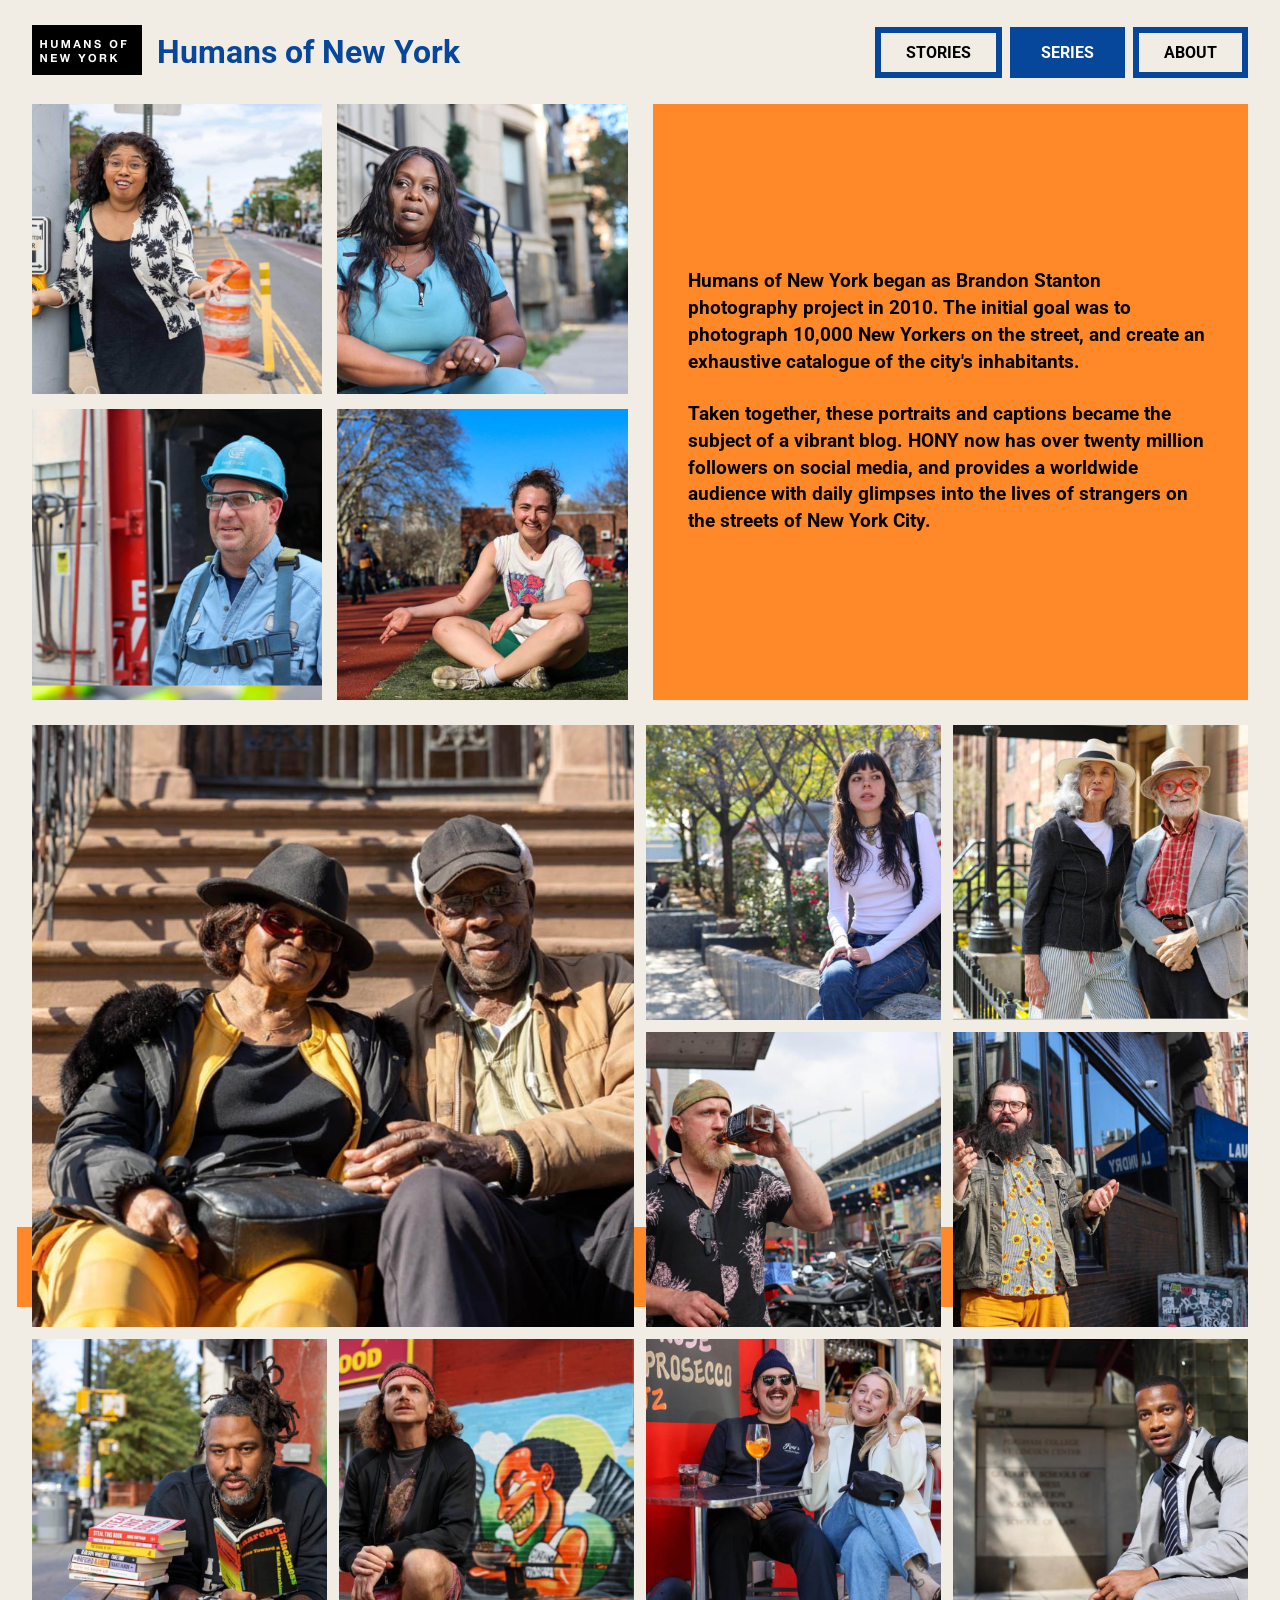
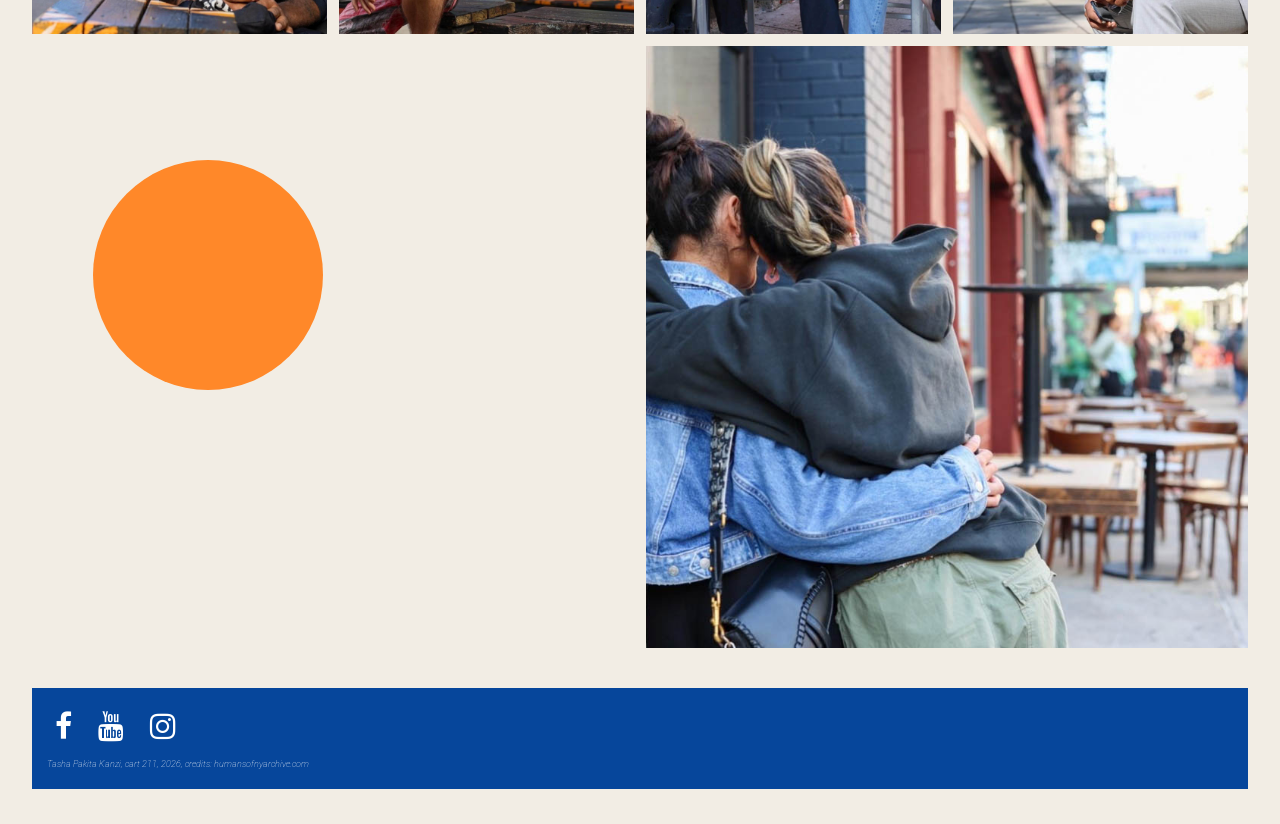
<file: index.html>
<!DOCTYPE html>
<html lang="en">

<head>
    <meta charset="UTF-8">
    <meta name="viewport" content="width=device-width, initial-scale=1.0">

    <title>Humans of New York | CART 211 Assessment</title>

    <meta name="description" content="A Humans of New York Story - A Course exercise exploring semantic HTML, CSS Grid, and media queries.">

    <!-- Open Graph metadata -->
    <meta property="og:type" content="article">
    <meta property="og:title" content="Humans of New York Story">
    <meta property="og:description" content="A Humans of New York story presented for CART 211">
    <meta property="og:url" content="put your url here">
    <meta property="og:image" content="https://hybrid.concordia.ca/btodd/assignment5-6/assets/america_pageant.jpg">
    <meta property="og:image:width" content="1200">
    <meta property="og:image:height" content="630">
    <meta property="og:image:alt" content="Portrait associated with the America Pageant story">

    <!-- Twitter metadata -->
    <meta name="twitter:card" content="summary_large_image">
    <meta name="twitter:title" content="Humans of New York">
    <meta name="twitter:description" content="A Humans of New York Story">
    <meta name="twitter:image" content="https://hybrid.concordia.ca/brodd/assignment5-6/assets/america_pageant.jpg">

    <link rel="canonical" href="https://hybrid.concordia.ca/btodd/assignment5-6/index.html">
    <link rel="icon" href="assets/favicon.png">

    <meta name="author" content="Tasha Pakita Kanzi">
    <meta name="copyright" content="Tasha Pakita Kanzi, student project, 2026">

    <!-- Original CSS stylesheet -->
    <link rel="stylesheet" href="default.css">

    <!-- Original Google Fonts -->
    <link rel="preconnect" href="https://fonts.googleapis.com">
    <link rel="preconnect" href="https://fonts.gstatic.com" crossorigin>
    <link href="https://fonts.googleapis.com/css2?family=Inter:ital,opsz,wght@0,14..32,100..900;1,14..32,100..900&family=Roboto:ital,wght@0,100..900;1,100..900&display=swap" rel="stylesheet">

    <!-- Original Font Awesome icons -->
    <link rel="stylesheet" href="https://cdnjs.cloudflare.com/ajax/libs/font-awesome/4.7.0/css/font-awesome.min.css">

</head>

<body>

<div id="wrapper">

    <!-- HEADER -->
    <header>

        <nav>

            <!-- Website logo -->
            <div class="logo">
                <a href="#">
                    <img src="assets/logo.png" alt="logo" width="110" height="50">
                </a>
            </div>

            <!-- Website title -->
            <h1 class="site-title">Humans of New York</h1>

            <!-- Navigation links -->
            <div class="menu1">

                <!-- Mobile close button (only visible on smaller screens) -->
                <button type="button" class="close-menu" aria-label="Close navigation menu">
                    &times;
                </button>

                <a href="storie1.html" class="nav-link">STORIES</a>

                <!-- SERIES is the active navigation link on the homepage -->
                <a href="#" class="nav-link active">SERIES</a>

                <a href="index.html" class="nav-link">ABOUT</a>

            </div>

            <!-- Mobile hamburger button -->
            <div class="hamburger-menu">
                <button type="button" aria-label="Open navigation menu">
                    <span class="fa fa-bars" aria-hidden="true"></span>
                </button>
            </div>

        </nav>

    </header>


    <!-- MAIN CONTENT -->
    <section>

        <article>

            <!-- TOP SECTION: FOUR IMAGES AND INTRODUCTION -->
            <div class="home-top">

                <!-- Four square images arranged in two columns -->
                <div class="top-gallery">

                    <figure>
                        <a href="storie1.html">
                            <img src="assets/america_pageant.jpg" class="im" alt="America Pageant portrait">
                        </a>
                        <div class="hover-text">America Pageant</div>
                    </figure>

                    <figure>
                        <a href="storie1.html">
                            <img src="assets/end_of_life_patient.jpg" class="im" alt="End of Life patient portrait">
                        </a>
                        <div class="hover-text">End of Life Patient</div>
                    </figure>

                    <figure>
                        <a href="storie1.html">
                            <img src="assets/Chipwich_guy.jpg" class="im" alt="Chipwich Guy portrait">
                        </a>
                        <div class="hover-text">Chipwich Guy</div>
                    </figure>

                    <figure>
                        <a href="storie1.html">
                            <img src="assets/fake_sport.jpg" class="im" alt="Fake Sport Story portrait">
                        </a>
                        <div class="hover-text">Fake Sport</div>
                    </figure>

                </div>


                <!-- ORANGE INTRODUCTION BOX -->
                <div class="intro-box">

                    <p class="intro">
                        Humans of New York began as Brandon Stanton photography project in 2010.
                        The initial goal was to photograph 10,000 New Yorkers on the street,
                        and create an exhaustive catalogue of the city's inhabitants.
                    </p>

                    <p class="intro">
                        Taken together, these portraits and captions became the subject of a
                        vibrant blog. HONY now has over twenty million followers on social
                        media, and provides a worldwide audience with daily glimpses into the
                        lives of strangers on the streets of New York City.
                    </p>

                </div>

            </div>
            <!-- END OF TOP SECTION -->


            <!-- MAIN IMAGE COLLAGE -->
            <div class="pict">

                <!-- Large square image on the left -->
                <figure class="im5">
                    <a href="storie1.html">
                        <img src="assets/gettin_married.jpg" class="im" alt="Getting Married Story portrait">
                    </a>
                    <div class="hover-text">Getting Married</div>
                </figure>

                <!-- Four smaller square images on the right -->
                <figure class="im6">
                    <a href="storie1.html">
                        <img src="assets/homework.jpg" class="im" alt="Homework Story portrait">
                    </a>
                    <div class="hover-text">Homework</div>
                </figure>

                <figure class="im7">
                    <a href="storie1.html">
                        <img src="assets/invisibility.jpg" class="im" alt="Invisibility Story portrait">
                    </a>
                    <div class="hover-text">Invisibility</div>
                </figure>

                <figure class="im8">
                    <a href="storie1.html">
                        <img src="assets/Right_and_wrong.jpg" class="im" alt="Right and Wrong Story portrait">
                    </a>
                    <div class="hover-text">Right and Wrong</div>
                </figure>

                <figure class="im9">
                    <a href="storie1.html">
                        <img src="assets/sketchbook.jpg" class="im" alt="Sketchbook Story portrait">
                    </a>
                    <div class="hover-text">Sketchbook</div>
                </figure>

                <!-- Four square images arranged in the next row -->
                <figure class="im10">
                    <a href="storie1.html">
                        <img src="assets/the_algorithm.jpg" class="im" alt="The Algorithm Story portrait">
                    </a>
                    <div class="hover-text">The Algorithm</div>
                </figure>

                <figure class="im11">
                    <a href="storie1.html">
                        <img src="assets/The_Empire.jpg" class="im" alt="The Empire Story portrait">
                    </a>
                    <div class="hover-text">The Empire</div>
                </figure>

                <figure class="im12">
                    <a href="storie1.html">
                        <img src="assets/Mardi-Gras.jpg" class="im" alt="Mardi Gras Story portrait">
                    </a>
                    <div class="hover-text">Mardi Gras</div>
                </figure>

                <figure class="im13">
                    <a href="storie1.html">
                        <img src="assets/they_loved_me.jpg" class="im" alt="They Loved Me Story portrait">
                    </a>
                    <div class="hover-text">They Loved Me</div>
                </figure>

                <!-- Final large square image -->
                <figure class="im14">
                    <a href="storie1.html">
                        <img src="assets/exhausting_to_me.jpg" class="im" alt="Exhausting to Me Story portrait">
                    </a>
                    <div class="hover-text">Exhausting to Me</div>
                </figure>

            </div>
            <!-- END OF IMAGE COLLAGE -->

        </article>

    </section>


    <!-- FOOTER -->
    <footer>

        <div class="social">

            <!-- Social media icons -->
            <div class="icons-wrapper">

                <a href="https://www.facebook.com" class="fa fa-facebook" aria-label="Facebook"></a>
                <a href="https://www.youtube.com" class="fa fa-youtube" aria-label="YouTube"></a>
                <a href="https://www.instagram.com" class="fa fa-instagram" aria-label="Instagram"></a>

            </div>

            <!-- Credits -->
            <div class="credits">
                <p>Tasha Pakita Kanzi, cart 211, 2026, credits: humansofnyarchive.com</p>
            </div>

        </div>

    </footer>

</div>


<!-- JAVASCRIPT -->
<script>
    // Wait until the HTML docuement has finished loading. This ensures the buttons exist before JS tries to select them.
    document.addEventListener('DOMContentLoaded', () => {

        // Find the Hamburger button inside the mobile menu container
        const hamburgerButton = document.querySelector('.hamburger-menu button');

        // Find the X button used to close the Nav menu
        const closeButton = document.querySelector('.close-menu');

        // Find the container holding the Nav links
        const menu1 = document.querySelector('.menu1');

        // When the hamburger menu is clicked, add the class "menu-deployed" to the Nav menu. Nav the CSS uses this class to make the menu visible.
        hamburgerButton.addEventListener('click', () => {
            menu1.classList.add('menu-deployed');
        });

        // When the x button is clicked, remove the "menu-deployed" to the new menu closes.
        closeButton.addEventListener('click', () => {
            menu1.classList.remove('menu-deployed');
        });
    });
</script>

</body>
</html>
</file>
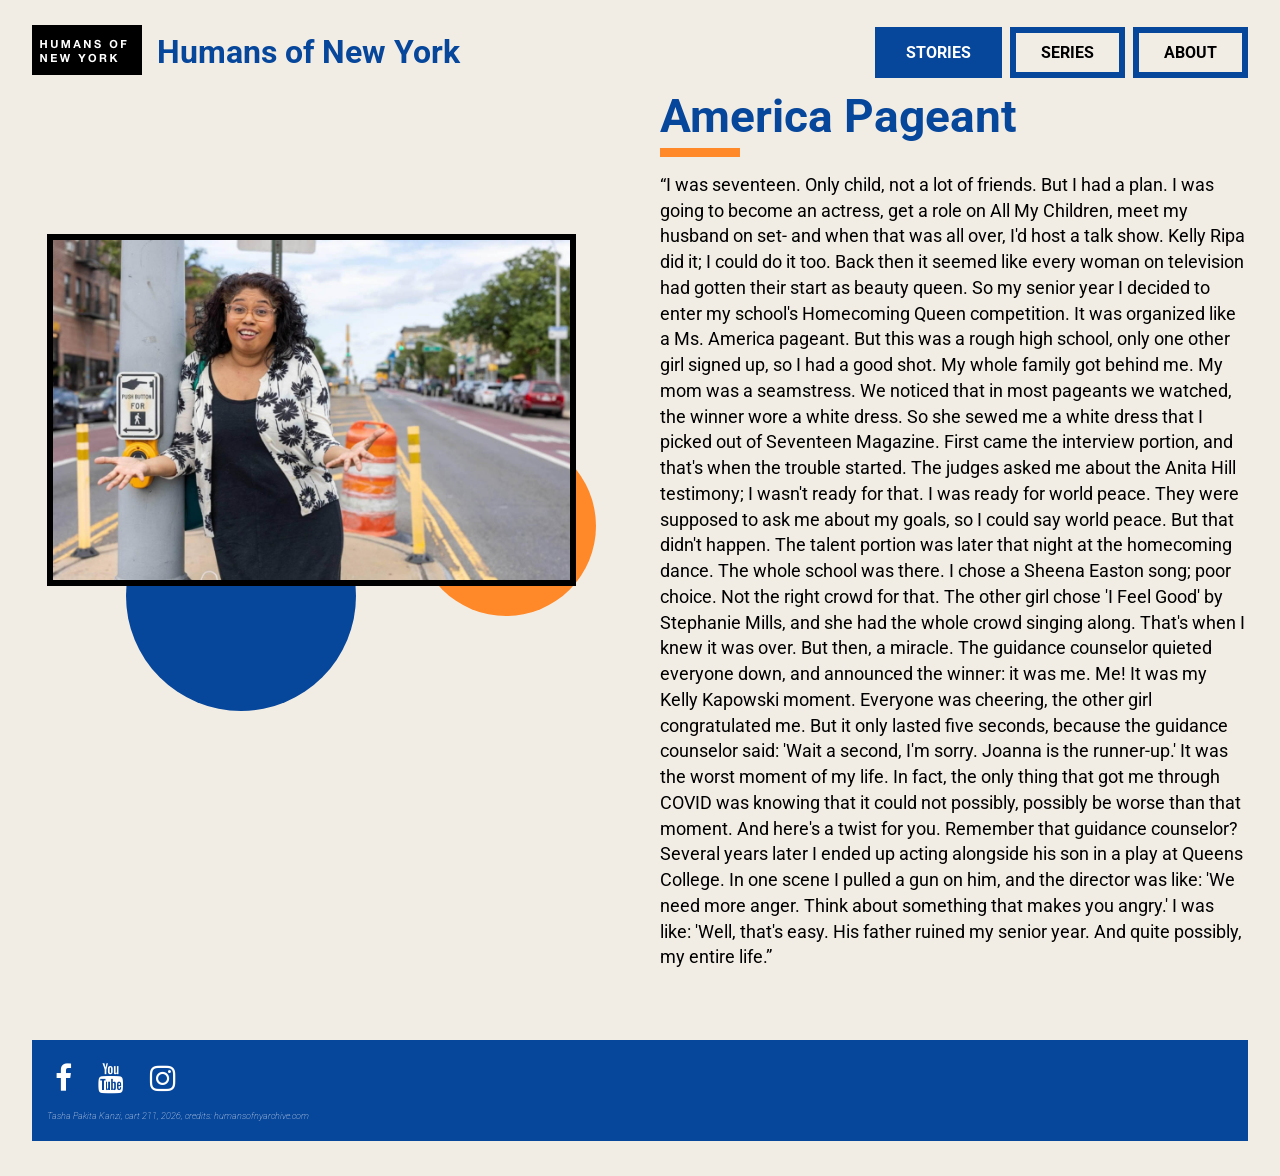
<file: storie1.html>
<!DOCTYPE html>
<html lang="en">

<head>
    <meta charset="UTF-8">
    <meta name="viewport" content="width=device-width, initial-scale=1.0">

    <title>Humans of New York | CART 211 Assessment</title>

    <meta name="description" content="A Humans of New York Story - A Course exercise exploring semantic HTML, CSS Grid, and media queries.">

    <!-- Open Graph metadata -->
    <meta property="og:type" content="article">
    <meta property="og:title" content="Humans of New York Story">
    <meta property="og:description" content="A Humans of New York story presented for CART 211">
    <meta property="og:url" content="put your url here">
    <meta property="og:image" content="https://hybrid.concordia.ca/btodd/assignment5-6/assets/america_pageant.jpg">
    <meta property="og:image:width" content="1200">
    <meta property="og:image:height" content="630">
    <meta property="og:image:alt" content="Portrait associated with the America Pageant story">

    <!-- Twitter metadata -->
    <meta name="twitter:card" content="summary_large_image">
    <meta name="twitter:title" content="Humans of New York">
    <meta name="twitter:description" content="A Humans of New York Story">
    <meta name="twitter:image" content="https://hybrid.concordia.ca/brodd/assignment5-6/assets/america_pageant.jpg">

    <link rel="canonical" href="https://hybrid.concordia.ca/btodd/assignment5-6/index.html">
    <link rel="icon" href="assets/favicon.png">

    <meta name="author" content="Tasha Pakita Kanzi">
    <meta name="copyright" content="Tasha Pakita Kanzi, student project, 2026">

    <!-- Original CSS stylesheet -->
    <link rel="stylesheet" href="default.css">

    <!-- Original Google Fonts -->
    <link rel="preconnect" href="https://fonts.googleapis.com">
    <link rel="preconnect" href="https://fonts.gstatic.com" crossorigin>
    <link href="https://fonts.googleapis.com/css2?family=Inter:ital,opsz,wght@0,14..32,100..900;1,14..32,100..900&family=Roboto:ital,wght@0,100..900;1,100..900&display=swap" rel="stylesheet">

    <!-- Original Font Awesome icons -->
    <link rel="stylesheet" href="https://cdnjs.cloudflare.com/ajax/libs/font-awesome/4.7.0/css/font-awesome.min.css">

</head>

<body>

<div id="wrapper">

    <!-- HEADER -->
    <header>

        <nav>

            <!-- Website logo -->
            <div class="logo">
                <a href="#">
                    <img src="assets/logo.png" alt="logo" width="110" height="50">
                </a>
            </div>

            <!-- Website title -->
            <h1 class="site-title">Humans of New York</h1>

            <!-- Navigation links -->
            <div class="menu1">

                <!-- Mobile close button (only visible on smaller screens) -->
                <button type="button" class="close-menu" aria-label="Close navigation menu">
                    &times;
                </button>

                <!-- STORIES is the active navigation link on this page -->
                <a href="storie1.html" class="nav-link active">STORIES</a>

                <a href="index.html" class="nav-link">SERIES</a>

                <a href="index.html" class="nav-link">ABOUT</a>

            </div>

            <!-- Mobile hamburger button -->
            <div class="hamburger-menu">
                <button type="button" aria-label="Open navigation menu">
                    <span class="fa fa-bars" aria-hidden="true"></span>
                </button>
            </div>

        </nav>

    </header>


    <!-- STORY CONTENT -->
    <section>

        <article>

            <!-- Two-column layout: portrait on the left and story on the right -->
            <div class="story-layout">

                <!-- LEFT COLUMN: PORTRAIT AND DECORATIVE CIRCLES -->
                <figure class="left_stories">

                    <img src="assets/america_pageant.jpg"
                         class="im"
                         alt="America Pageant portrait">

                </figure>


                <!-- RIGHT COLUMN: STORY TITLE AND TEXT -->
                <div class="stories">

                    <h2 class="stories_title">America Pageant</h2>

                    <p>
                        “I was seventeen. Only child, not a lot of friends. But I had a plan. I was going to become an actress, get a role on All My Children, meet my husband on set- and when that was all over, I'd host a talk show. Kelly Ripa did it; I could do it too. Back then it seemed like every woman on television had gotten their start as beauty queen. So my senior year I decided to enter my school's Homecoming Queen competition. It was organized like a Ms. America pageant. But this was a rough high school, only one other girl signed up, so I had a good shot. My whole family got behind me. My mom was a seamstress. We noticed that in most pageants we watched, the winner wore a white dress. So she sewed me a white dress that I picked out of Seventeen Magazine. First came the interview portion, and that's when the trouble started. The judges asked me about the Anita Hill testimony; I wasn't ready for that. I was ready for world peace. They were supposed to ask me about my goals, so I could say world peace. But that didn't happen. The talent portion was later that night at the homecoming dance. The whole school was there. I chose a Sheena Easton song; poor choice. Not the right crowd for that. The other girl chose 'I Feel Good' by Stephanie Mills, and she had the whole crowd singing along. That's when I knew it was over. But then, a miracle. The guidance counselor quieted everyone down, and announced the winner: it was me. Me! It was my Kelly Kapowski moment. Everyone was cheering, the other girl congratulated me. But it only lasted five seconds, because the guidance counselor said: 'Wait a second, I'm sorry. Joanna is the runner-up.' It was the worst moment of my life. In fact, the only thing that got me through COVID was knowing that it could not possibly, possibly be worse than that moment. And here's a twist for you. Remember that guidance counselor? Several years later I ended up acting alongside his son in a play at Queens College. In one scene I pulled a gun on him, and the director was like: 'We need more anger. Think about something that makes you angry.' I was like: 'Well, that's easy. His father ruined my senior year. And quite possibly, my entire life.”
                    </p>

                </div>

            </div>

        </article>

    </section>


    <!-- FOOTER -->
    <footer>

        <div class="social">

            <!-- Social media icons -->
            <div class="icons-wrapper">

                <a href="https://www.facebook.com" class="fa fa-facebook" aria-label="Facebook"></a>
                <a href="https://www.youtube.com" class="fa fa-youtube" aria-label="YouTube"></a>
                <a href="https://www.instagram.com" class="fa fa-instagram" aria-label="Instagram"></a>

            </div>

            <!-- Credits -->
            <div class="credits">
                <p>Tasha Pakita Kanzi, cart 211, 2026, credits: humansofnyarchive.com</p>
            </div>

        </div>

    </footer>

</div>


<!-- JAVASCRIPT -->
<script>
    // Wait until the HTML docuement has finished loading. This ensures the buttons exist before JS tries to select them.
    document.addEventListener('DOMContentLoaded', () => {

        // Find the Hamburger button inside the mobile menu container
        const hamburgerButton = document.querySelector('.hamburger-menu button');

        // Find the X button used to close the Nav menu
        const closeButton = document.querySelector('.close-menu');

        // Find the container holding the Nav links
        const menu1 = document.querySelector('.menu1');

        // When the hamburger menu is clicked, add the class "menu-deployed" to the Nav menu. Nav the CSS uses this class to make the menu visible.
        hamburgerButton.addEventListener('click', () => {
            menu1.classList.add('menu-deployed');
        });

        // When the x button is clicked, remove the "menu-deployed" to the new menu closes.
        closeButton.addEventListener('click', () => {
            menu1.classList.remove('menu-deployed');
        });
    });
</script>

</body>
</html>
</file>
<file: default.css>
/* =========================================
   GENERAL PAGE STYLE
========================================= */

/* Main colours used throughout the website */
:root {
    --blue: #06469b;
    --orange: #ff8829;
}

body {
    font-family: Roboto, sans-serif;
    font-weight: 400;
    font-size: 1em;
    padding: 0;
    margin: 0;

    /* Adds white space below the footer on desktop */
    padding-bottom: 35px;
    background-color: rgb(242, 237, 228);
}

/* Main wrapper keeps the website content centered */
#wrapper {
    width: 95%;
    margin: 0 auto;
    box-sizing: border-box;
}


/* =========================================
   HEADER AND NAVIGATION
========================================= */

nav {
    display: grid;

    /* Three columns: logo, website title, navigation */
    grid-template-columns: 110px 1fr auto;

    align-items: center;
    gap: 15px;
    margin-top: 25px;
    margin-bottom: 25px;
}

/* Logo alignment */
.logo {
    text-align: left;
}

/* Website title */
.site-title {
    font-size: 2em;
    color: var(--blue);
    margin: 0;
    text-align: left;
}

/* Navigation links arranged horizontally */
.menu1 {
    display: flex;
    justify-content: space-around;
    align-items: center;
    gap: 8px;
}

/* Individual navigation buttons */
.nav-link {
    display: block;
    padding: 10px 25px;
    text-decoration: none;
    text-align: center;
    color: black;
    font-weight: bold;
    border: 6px solid var(--blue);
}

/* Highlight the current page */
.nav-link.active {
    background-color: var(--blue);
    color: white;
}

/* Navigation hover effect */
.nav-link:hover {
    background-color: var(--blue);
    color: white;
}

/* Hide hamburger and close buttons on desktop */
.hamburger-menu {
    display: none;
}

.close-menu {
    display: none;
}


/* =========================================
   GENERAL CONTENT
========================================= */

section {
    margin-bottom: 30px;
}

/* Adds space after the last paragraph in an article */
article p:last-child {
    margin-bottom: 30px;
}


/* =========================================
   HOMEPAGE: INTRODUCTION SECTION
========================================= */

/* Two columns:
   Left = four images
   Right = orange introduction box */

.home-top {
    display: grid;
    grid-template-columns: 1fr 1fr;
    gap: 25px;
    align-items: stretch;
    margin-bottom: 25px;
}

/* Four square images arranged in two columns */
.top-gallery {
    display: grid;
    grid-template-columns: 1fr 1fr;
    gap: 15px;
}

/* Each image container is square */
.top-gallery figure {
    position: relative;
    aspect-ratio: 1 / 1;
    margin: 0;
    min-width: 0;
}

/* Orange introduction box */
.intro-box {
    background-color: var(--orange);
    padding: 25px 35px;
    box-sizing: border-box;

    /* Vertically center the paragraphs inside the box */
    display: flex;
    flex-direction: column;
    justify-content: center;
}

/* Introduction text */
.intro {
    font-size: 1.2em;
    font-weight: bold;
    line-height: 1.4em;
    text-align: left;
    margin-top: 0;
    margin-bottom: 25px;
}

/* Remove extra space after the final introduction paragraph */
.intro:last-child {
    margin-bottom: 0;
}


/* =========================================
   IMAGE HOVER EFFECTS
========================================= */

/* Position figures so captions can appear over the images */
.pict figure,
.top-gallery figure {
    position: relative;
    cursor: pointer;
}

/* Images fill their square containers */
.pict img,
.top-gallery img {
    width: 100%;
    height: 100%;
    aspect-ratio: 1 / 1;
    object-fit: cover;
    display: block;
    box-sizing: border-box;

    /* Smooth transition when images are hovered over */
    transition: transform 0.3s ease, opacity 0.3s ease;
}

/* Hide captions until the user hovers over an image */
.hover-text {
    display: none;
    position: absolute;
    bottom: 15px;
    left: 10px;
    background-color: rgba(0, 0, 0, 0.7);
    color: white;
    padding: 8px;
    border-radius: 4px;
    white-space: nowrap;
    z-index: 2;
}

/* Display the caption when hovering over an image */
.pict figure:hover .hover-text,
.top-gallery figure:hover .hover-text {
    display: block;
}

/* Original image blur and zoom effect */
.im:hover {
    filter: blur(2px);
    opacity: 0.9;
    transform: scale(1.05);
    transition: all 0.3s ease-in-out;
}

/* Bring the hovered image above nearby images */
.pict figure:hover,
.top-gallery figure:hover {
    z-index: 3;
}


/* =========================================
   HOMEPAGE: MAIN IMAGE COLLAGE
========================================= */

/* Four equal columns.
   Each row has the same height as one column.
   This creates square image spaces. */

.pict {
    display: grid;
    grid-template-columns: repeat(4, 1fr);

    /* Square grid cells based on the available page width */
    grid-auto-rows: calc((95vw - 36px) / 4);

    gap: 12px;
    margin: 0;
    padding: 0;

    position: relative;

    /* Creates a separate stacking layer for decorative shapes */
    isolation: isolate;
}

/* Remove default figure margins and prevent grid overflow */
.pict figure {
    margin: 0;
    min-width: 0;
    min-height: 0;
}

/* Large square image on the left */
.im5 {
    grid-column: 1 / 3;
    grid-row: 1 / 3;
}

/* Four smaller square images on the right */
.im6 {
    grid-column: 3 / 4;
    grid-row: 1 / 2;
}

.im7 {
    grid-column: 4 / 5;
    grid-row: 1 / 2;
}

.im8 {
    grid-column: 3 / 4;
    grid-row: 2 / 3;
}

.im9 {
    grid-column: 4 / 5;
    grid-row: 2 / 3;
}

/* Four square images underneath */
.im10 {
    grid-column: 1 / 2;
    grid-row: 3 / 4;
}

.im11 {
    grid-column: 2 / 3;
    grid-row: 3 / 4;
}

.im12 {
    grid-column: 3 / 4;
    grid-row: 3 / 4;
}

.im13 {
    grid-column: 4 / 5;
    grid-row: 3 / 4;
}

/* Final large square image */
.im14 {
    grid-column: 3 / 5;
    grid-row: 4 / 6;
}


/* =========================================
   HOMEPAGE: DECORATIVE ORANGE SHAPES
========================================= */

/* Horizontal orange rectangle positioned behind the collage */
.pict::before {
    content: "";
    position: absolute;

    background-color: var(--orange);

    width: 82%;
    height: 80px;

    left: -15px;
    top: 33%;

    /* Keeps the decorative shape behind the images */
    z-index: -1;
}

/* Orange circle underneath the lower images */
.pict::after {
    content: "";
    position: absolute;

    background-color: var(--orange);

    width: 230px;
    height: 230px;

    border-radius: 50%;

    left: 5%;
    top: 68%;

    /* Keeps the decorative shape behind the images */
    z-index: -1;
}


/* =========================================
   STORY PAGE
========================================= */

/* Two columns:
   Left = portrait
   Right = story text */

.story-layout {
    display: grid;
    grid-template-columns: 1fr 1fr;
    gap: 40px;
    align-items: start;
    margin-top: 25px;
}

/* Portrait container */
.left_stories {
    position: relative;

    grid-column: 1 / 2;

    width: 90%;
    margin: 130px 0 140px 15px;
    padding: 0;

    /* Keeps decorative circles behind the portrait */
    isolation: isolate;
}

/* Portrait image */
.left_stories img {
    width: 100%;
    height: auto;
    aspect-ratio: auto;

    display: block;
    object-fit: cover;

    border: 6px solid black;
    box-sizing: border-box;

    /* Places the portrait above the decorative circles */
    position: relative;
    z-index: 1;
}

/* Orange circle behind the portrait */
.left_stories::before {
    content: "";
    position: absolute;

    width: 180px;
    height: 180px;

    background-color: var(--orange);
    border-radius: 50%;

    right: -20px;
    bottom: -30px;

    /* Places the circle behind the portrait */
    z-index: 0;
}

/* Blue circle underneath the portrait */
.left_stories::after {
    content: "";
    position: absolute;

    width: 230px;
    height: 230px;

    background-color: var(--blue);
    border-radius: 50%;

    left: 15%;
    bottom: -125px;

    /* Places the circle behind the portrait */
    z-index: 0;
}

/* Story text column */
.stories {
    grid-column: 2 / 3;

    margin: 0;
    padding: 0;

    font-size: 1.15em;
    font-weight: 400;
    line-height: 1.4em;
}

/* Story paragraph */
.stories p {
    margin-top: 0;
    text-align: left;
}

/* Story title */
.stories_title {
    text-align: left;
    color: var(--blue);

    font-size: 2.5em;

    margin-top: 0;
    margin-bottom: 15px;
}

/* Orange decorative line underneath the story title */
.stories_title::after {
    content: "";
    display: block;

    width: 80px;
    height: 9px;

    background-color: var(--orange);

    margin-top: 18px;
    margin-bottom: 15px;
}


/* =========================================
   FOOTER
========================================= */

footer {
    margin-top: 40px;

    /* Desktop footer stays inside the main wrapper */
    width: 100%;

    font-size: 10px;
    font-weight: lighter;
    font-style: italic;
    text-align: left;

    box-sizing: border-box;
}

/* Blue footer background */
.social {
    display: flex;
    flex-direction: column;
    align-items: flex-start;

    text-align: left;

    padding: 15px;

    color: white;
    background-color: var(--blue);

    box-sizing: border-box;
}

/* Social icons */
.social a {
    color: white;
    font-size: 30px;
    text-decoration: none;
}

/* Icon hover effect */
.social a:hover {
    color: lightgray;
}

/* Icons arranged horizontally */
.icons-wrapper {
    display: flex;
    justify-content: flex-start;
    flex-wrap: wrap;
    gap: 10px;
    width: 100%;
}

/* Individual icons */
.social .fa {
    font-size: 3em;
    padding: 8px;
}

/* Credits */
.credits {
    margin-top: 5px;
    font-size: 1em;
    width: 100%;
}

.social p {
    margin-top: 5px;
    margin-bottom: 5px;
    color: white;
    text-align: left;
    font-size: 0.9em;
}


/* =========================================
   TABLET AND MOBILE RESPONSIVE DESIGN
========================================= */

@media (max-width: 1024px) {

    /* Show hamburger button on smaller screens */
    .hamburger-menu {
        display: flex;
        align-items: center;
        justify-content: center;
    }

    .hamburger-menu button {
        background: none;
        border: none;
        font-size: 2em;
        color: gray;
        cursor: pointer;
    }

    /* Hide navigation until the hamburger button is clicked */
    .menu1 {
        display: none;

        position: fixed;
        top: 0;
        left: 0;

        width: 100%;
        height: 100%;

        background-color: white;

        flex-direction: column;
        justify-content: center;
        align-items: center;

        /* Keeps the menu above the rest of the page */
        z-index: 1000;

        box-sizing: border-box;
    }

    /* JavaScript adds this class when opening the menu */
    .menu1.menu-deployed {
        display: flex;
    }

    /* Make all three navigation links visible in the mobile menu */
    .menu1 .nav-link {
        display: block;
        width: 70%;

        padding: 18px;
        margin: 10px 0;

        text-align: center;
        text-decoration: none;

        color: black;
        background-color: white;

        border: 4px solid var(--blue);

        box-sizing: border-box;
    }

    /* Keep the active navigation link blue */
    .menu1 .nav-link.active {
        background-color: var(--blue);
        color: white;
    }

    /* Close button appears inside the mobile navigation menu */
    .close-menu {
        display: block;

        position: absolute;
        top: 20px;
        right: 20px;

        font-size: 2em;
        color: gray;

        background: none;
        border: none;

        cursor: pointer;
    }

    /* Mobile navigation bar */
    nav {
        display: flex;
        justify-content: space-between;
        align-items: center;

        gap: 10px;

        margin-top: 10px;
        margin-bottom: 25px;

        padding: 10px;

        border-bottom: 4px solid var(--blue);
        box-sizing: border-box;
    }

    /* Reduce website title size on smaller screens */
    .site-title {
        font-size: 1.5em;
    }

    /* Homepage introduction becomes one column */
    .home-top {
        grid-template-columns: 1fr;
    }

    /* Keep the introduction text readable */
    .intro-box {
        padding: 25px;
    }

    /* Story page becomes one column */
    .story-layout {
        grid-template-columns: 1fr;
        gap: 25px;
    }

    /* Portrait appears before the story text */
    .left_stories {
        grid-column: 1;
        grid-row: 1;

        width: 75%;

        margin: 30px auto 100px;
    }

    /* Story text moves underneath the portrait */
    .stories {
        grid-column: 1;
        grid-row: 2;

        font-size: 1.1em;
    }

    .stories_title {
        font-size: 2em;
    }

}


/* =========================================
   SMALL MOBILE SCREENS
========================================= */

@media (max-width: 600px) {

    /* Main content keeps a small margin on mobile */
    #wrapper {
        width: 95%;
    }

    /* Reduce website title size further on small screens */
    .site-title {
        font-size: 1.1em;
    }

    /* Two columns of square images */
    .top-gallery {
        grid-template-columns: 1fr 1fr;
        gap: 8px;
    }

    .top-gallery figure {
        aspect-ratio: 1 / 1;
    }

    /* Main gallery becomes two columns on mobile */
    .pict {
        grid-template-columns: repeat(2, minmax(0, 1fr));

        /* Two-column square cells */
        grid-auto-rows: calc((95vw - 8px) / 2);

        gap: 8px;
    }

    /* Reset all desktop image positions for the mobile layout */
    .pict figure {
        grid-column: auto;
        grid-row: auto;

        aspect-ratio: 1 / 1;
        min-width: 0;
    }

    /* All gallery images remain square */
    .pict img {
        width: 100%;
        height: 100%;
        aspect-ratio: 1 / 1;
        object-fit: cover;
    }

    /* Remove decorative shapes on mobile to avoid layout overlap */
    .pict::before,
    .pict::after {
        display: none;
    }

    /* Disable zoom on small screens to prevent images overflowing */
    .im:hover {
        transform: none;
    }

    /* Story portrait */
    .left_stories {
        width: 85%;
        margin: 25px auto 100px;
    }

    /* Make decorative circles smaller on mobile */
    .left_stories::before {
        width: 130px;
        height: 130px;

        right: -15px;
        bottom: -20px;
    }

    .left_stories::after {
        width: 160px;
        height: 160px;

        left: 10%;
        bottom: -90px;
    }

    /* Story text */
    .stories {
        font-size: 1em;
        line-height: 1.5em;
    }

    .stories_title {
        font-size: 2em;
    }


    /* =====================================
       MOBILE FOOTER
    ===================================== */

    /* Remove the desktop white space underneath the footer */
    body {
        padding-bottom: 0;
    }

    /* Extend footer from the left edge to the right edge of the screen */
    footer {
        width: 100vw;

        /* Center the footer relative to the viewport */
        margin-left: calc(50% - 50vw);

        margin-top: 35px;

        box-sizing: border-box;
    }

    /* Keep footer content inside the full-width blue background */
    .social {
        width: 100%;
        align-items: center;
        text-align: center;
    }

    /* Center social media icons */
    .icons-wrapper {
        justify-content: center;
    }

    /* Center footer credits */
    .social p {
        text-align: center;
    }

}
</file>
